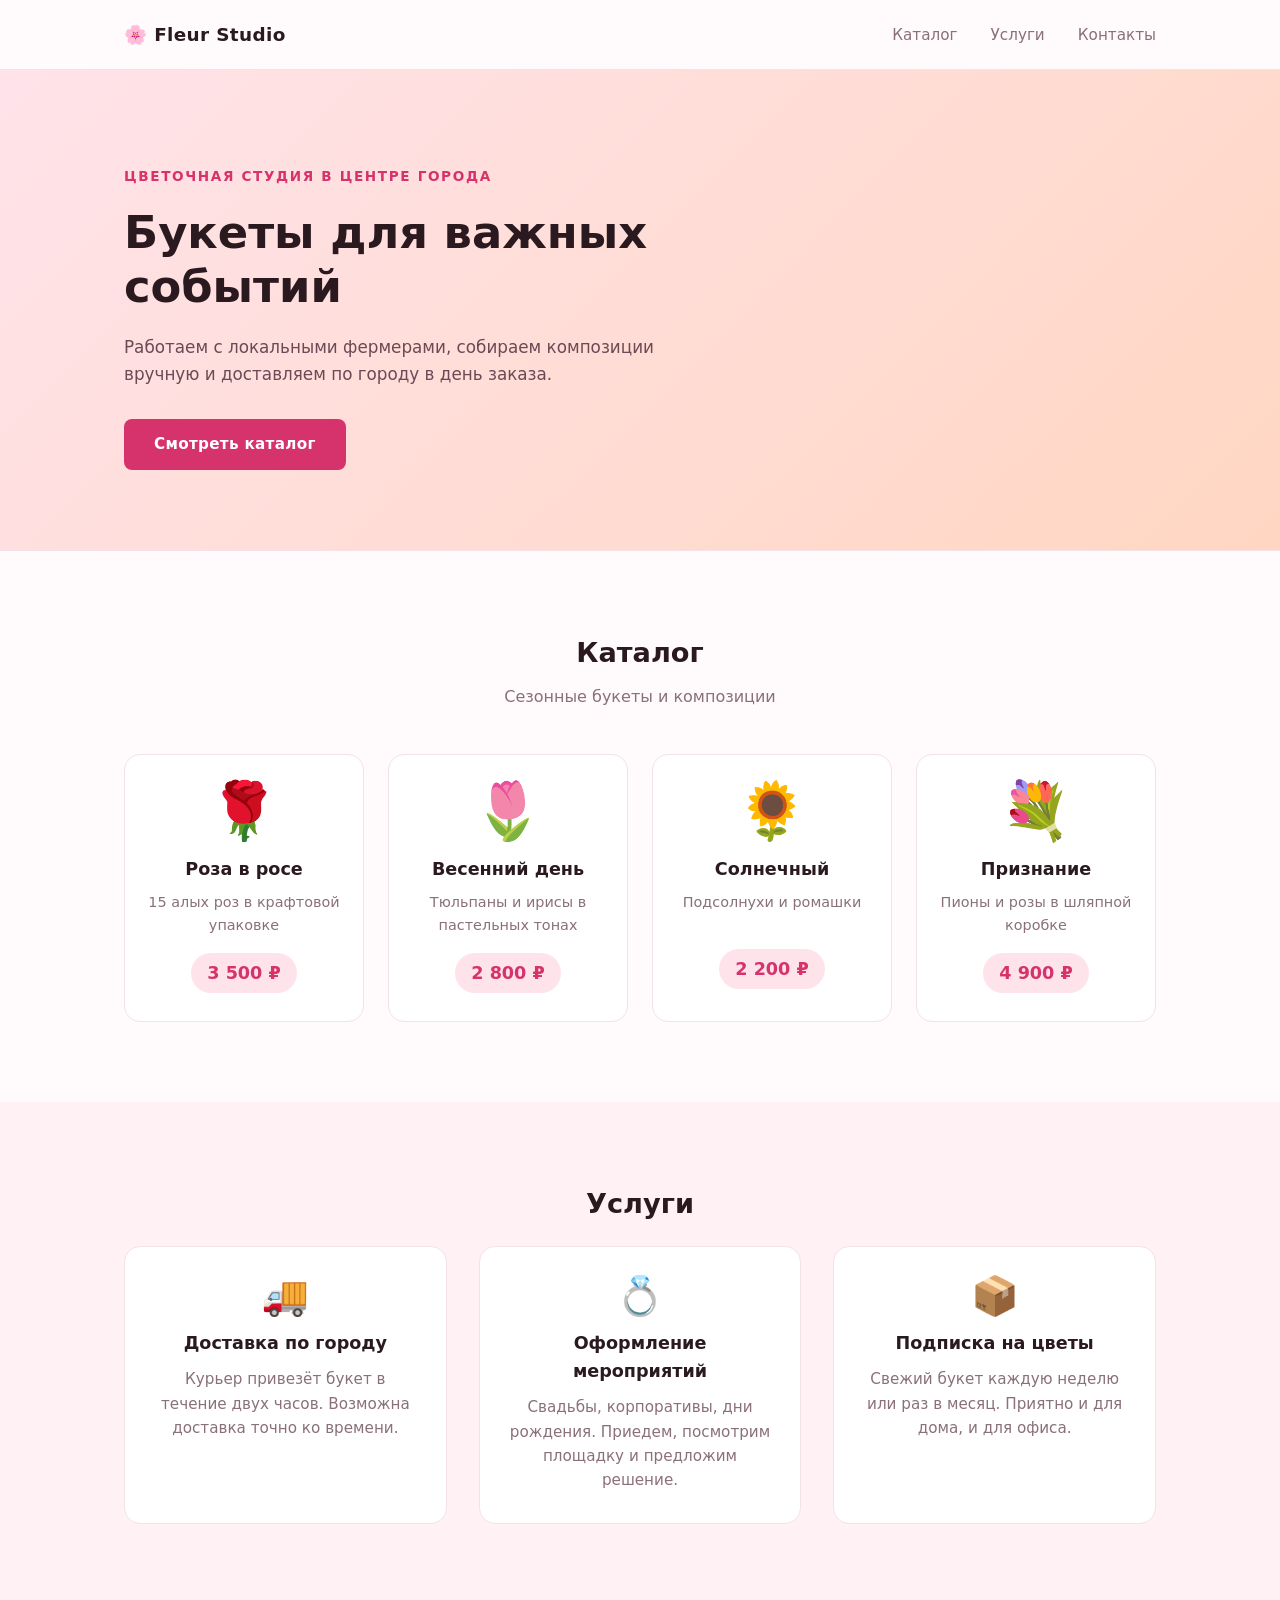
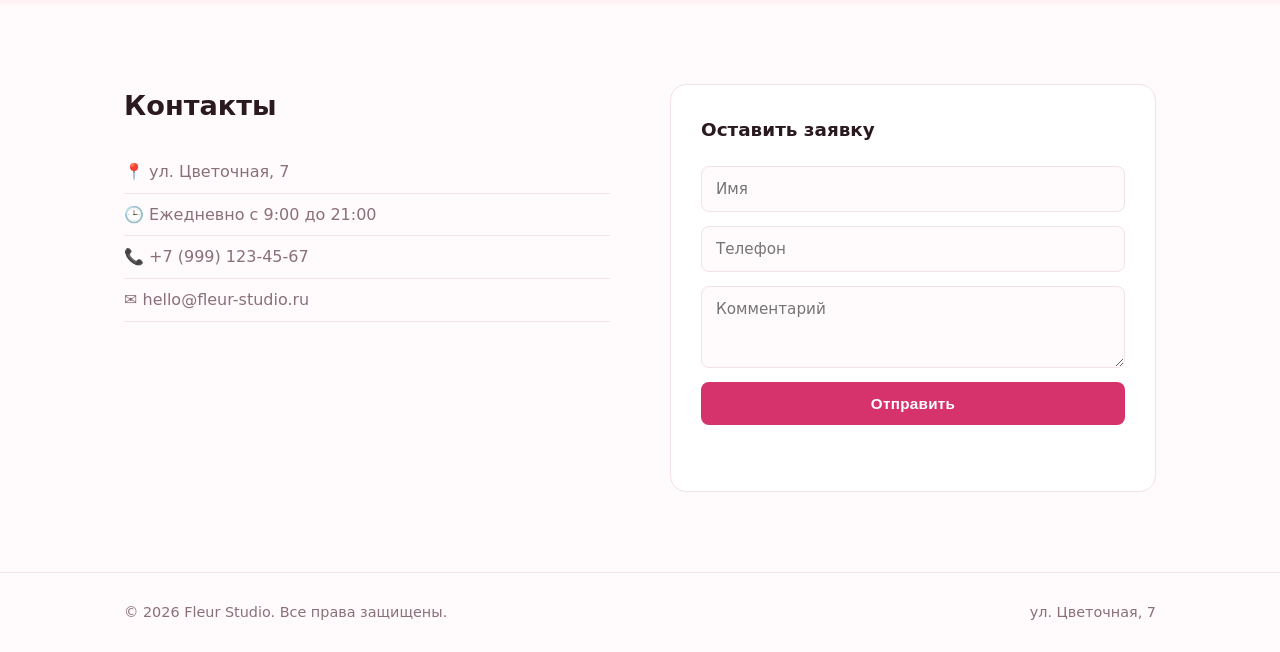
<file: index.html>
<!DOCTYPE html>
<html lang="ru">
<head>
    <meta charset="UTF-8">
    <meta name="viewport" content="width=device-width, initial-scale=1.0">
    <title>Fleur Studio — Цветочная студия</title>
    <link rel="icon" href="data:,">
    <link rel="stylesheet" href="style.css">
</head>
<body>

    <header class="header">
        <div class="container header__inner">
            <a href="#" class="logo">🌸 Fleur Studio</a>
            <nav class="nav">
                <a href="#catalog">Каталог</a>
                <a href="#services">Услуги</a>
                <a href="#contact">Контакты</a>
            </nav>
        </div>
    </header>

    <section class="hero">
        <div class="container">
            <p class="hero__eyebrow">Цветочная студия в центре города</p>
            <h1 class="hero__title">Букеты для важных событий</h1>
            <p class="hero__text">
                Работаем с локальными фермерами, собираем композиции вручную
                и доставляем по городу в день заказа.
            </p>
            <a href="#catalog" class="btn">Смотреть каталог</a>
        </div>
    </section>

    <section id="catalog" class="section">
        <div class="container">
            <h2 class="section__title">Каталог</h2>
            <p class="section__subtitle">Сезонные букеты и композиции</p>

            <div class="grid">
                <article class="card">
                    <div class="card__emoji">🌹</div>
                    <h3>Роза в росе</h3>
                    <p>15 алых роз в крафтовой упаковке</p>
                    <span class="card__price">3 500 ₽</span>
                </article>

                <article class="card">
                    <div class="card__emoji">🌷</div>
                    <h3>Весенний день</h3>
                    <p>Тюльпаны и ирисы в пастельных тонах</p>
                    <span class="card__price">2 800 ₽</span>
                </article>

                <article class="card">
                    <div class="card__emoji">🌻</div>
                    <h3>Солнечный</h3>
                    <p>Подсолнухи и ромашки</p>
                    <span class="card__price">2 200 ₽</span>
                </article>

                <article class="card">
                    <div class="card__emoji">💐</div>
                    <h3>Признание</h3>
                    <p>Пионы и розы в шляпной коробке</p>
                    <span class="card__price">4 900 ₽</span>
                </article>
            </div>
        </div>
    </section>

    <section id="services" class="section section--soft">
        <div class="container">
            <h2 class="section__title">Услуги</h2>
            <div class="services">
                <div class="service">
                    <div class="service__icon">🚚</div>
                    <h3>Доставка по городу</h3>
                    <p>Курьер привезёт букет в течение двух часов. Возможна доставка точно ко времени.</p>
                </div>
                <div class="service">
                    <div class="service__icon">💍</div>
                    <h3>Оформление мероприятий</h3>
                    <p>Свадьбы, корпоративы, дни рождения. Приедем, посмотрим площадку и предложим решение.</p>
                </div>
                <div class="service">
                    <div class="service__icon">📦</div>
                    <h3>Подписка на цветы</h3>
                    <p>Свежий букет каждую неделю или раз в месяц. Приятно и для дома, и для офиса.</p>
                </div>
            </div>
        </div>
    </section>

    <section id="contact" class="section">
        <div class="container contact">
            <div class="contact__info">
                <h2 class="section__title section__title--left">Контакты</h2>
                <p>📍 ул. Цветочная, 7</p>
                <p>🕒 Ежедневно с 9:00 до 21:00</p>
                <p>📞 +7 (999) 123-45-67</p>
                <p>✉️ hello@fleur-studio.ru</p>
            </div>

            <form id="orderForm" class="form">
                <h3>Оставить заявку</h3>
                <input type="text" id="name" placeholder="Имя" required>
                <input type="tel" id="phone" placeholder="Телефон" required>
                <textarea id="comment" placeholder="Комментарий" rows="3"></textarea>
                <button type="submit" class="btn">Отправить</button>
                <p id="formMessage" class="form__message"></p>
            </form>
        </div>
    </section>

    <footer class="footer">
        <div class="container footer__inner">
            <p>© <span id="year"></span> Fleur Studio. Все права защищены.</p>
            <p>ул. Цветочная, 7</p>
        </div>
    </footer>

    <script src="script.js"></script>
</body>
</html>
</file>
<file: style.css>
* {
    margin: 0;
    padding: 0;
    box-sizing: border-box;
}

:root {
    --bg: #fffafb;
    --bg-soft: #fff1f4;
    --bg-card: #ffffff;
    --text: #2a1a20;
    --muted: #8a7079;
    --border: #f3e2e8;
    --accent: #d6336c;
    --accent-hover: #b02a5b;
    --accent-soft: #ffe3ea;
    --peach: #ffd6c2;
}

body {
    font-family: system-ui, -apple-system, "Segoe UI", Roboto, sans-serif;
    background: var(--bg);
    color: var(--text);
    line-height: 1.6;
    font-size: 16px;
}

.container {
    max-width: 1080px;
    margin: 0 auto;
    padding: 0 24px;
}

/* Шапка */
.header {
    border-bottom: 1px solid var(--border);
    padding: 20px 0;
    background: var(--bg);
    position: sticky;
    top: 0;
    z-index: 10;
}

.header__inner {
    display: flex;
    align-items: center;
    justify-content: space-between;
    gap: 24px;
}

.logo {
    font-size: 1.15rem;
    font-weight: 700;
    letter-spacing: 0.02em;
    color: var(--text);
    text-decoration: none;
}

.nav a {
    color: var(--muted);
    text-decoration: none;
    margin-left: 28px;
    font-size: 0.95rem;
    transition: color 0.2s;
}

.nav a:hover { color: var(--accent); }

/* Hero */
.hero {
    padding: 96px 0 80px;
    background: linear-gradient(135deg, var(--accent-soft) 0%, var(--peach) 100%);
    border-bottom: 1px solid var(--border);
}

.hero__eyebrow {
    font-size: 0.85rem;
    letter-spacing: 0.12em;
    text-transform: uppercase;
    color: var(--accent);
    margin-bottom: 18px;
    font-weight: 600;
}

.hero__title {
    font-size: clamp(1.9rem, 4vw, 2.8rem);
    font-weight: 700;
    line-height: 1.2;
    max-width: 700px;
    margin-bottom: 20px;
}

.hero__text {
    color: #6a4a55;
    font-size: 1.05rem;
    max-width: 560px;
    margin-bottom: 32px;
}

/* Кнопка */
.btn {
    display: inline-block;
    background: var(--accent);
    color: #fff;
    padding: 13px 30px;
    border: none;
    border-radius: 8px;
    font-size: 0.95rem;
    font-weight: 600;
    letter-spacing: 0.02em;
    text-decoration: none;
    cursor: pointer;
    transition: background 0.2s, transform 0.15s, box-shadow 0.2s;
}

.btn:hover {
    background: var(--accent-hover);
    transform: translateY(-2px);
    box-shadow: 0 8px 20px rgba(214, 51, 108, 0.3);
}

/* Секции */
.section {
    padding: 80px 0;
}

.section--soft {
    background: var(--bg-soft);
}

.section__title {
    font-size: 1.7rem;
    font-weight: 700;
    text-align: center;
    margin-bottom: 10px;
}

.section__title--left {
    text-align: left;
    margin-bottom: 24px;
}

.section__subtitle {
    text-align: center;
    color: var(--muted);
    margin-bottom: 44px;
}

/* Каталог */
.grid {
    display: grid;
    grid-template-columns: repeat(auto-fit, minmax(230px, 1fr));
    gap: 24px;
}

.card {
    background: var(--bg-card);
    border: 1px solid var(--border);
    border-radius: 16px;
    padding: 28px 22px;
    text-align: center;
    transition: transform 0.2s, box-shadow 0.2s;
}

.card:hover {
    transform: translateY(-4px);
    box-shadow: 0 12px 30px rgba(214, 51, 108, 0.12);
}

.card__emoji {
    font-size: 3.5rem;
    line-height: 1;
    margin-bottom: 16px;
}

.card h3 {
    font-size: 1.1rem;
    font-weight: 600;
    margin-bottom: 8px;
}

.card p {
    color: var(--muted);
    font-size: 0.9rem;
    margin-bottom: 16px;
    min-height: 42px;
}

.card__price {
    display: inline-block;
    font-weight: 700;
    color: var(--accent);
    font-size: 1.1rem;
    padding: 6px 16px;
    background: var(--accent-soft);
    border-radius: 999px;
}

/* Услуги */
.services {
    display: grid;
    grid-template-columns: repeat(auto-fit, minmax(260px, 1fr));
    gap: 32px;
    margin-top: 20px;
}

.service {
    background: var(--bg-card);
    border: 1px solid var(--border);
    border-radius: 16px;
    padding: 30px 26px;
    text-align: center;
}

.service__icon {
    font-size: 2.4rem;
    margin-bottom: 14px;
    line-height: 1;
}

.service h3 {
    font-size: 1.1rem;
    font-weight: 600;
    margin-bottom: 10px;
}

.service p {
    color: var(--muted);
    font-size: 0.95rem;
}

/* Контакты */
.contact {
    display: grid;
    grid-template-columns: 1fr 1fr;
    gap: 60px;
    align-items: start;
}

.contact__info p {
    color: var(--muted);
    padding: 8px 0;
    font-size: 1rem;
    border-bottom: 1px solid var(--border);
}

/* Форма */
.form {
    display: flex;
    flex-direction: column;
    gap: 14px;
    background: var(--bg-card);
    border: 1px solid var(--border);
    border-radius: 16px;
    padding: 30px;
}

.form h3 {
    font-size: 1.15rem;
    font-weight: 600;
    margin-bottom: 8px;
}

.form input,
.form textarea {
    padding: 13px 14px;
    border: 1px solid var(--border);
    border-radius: 8px;
    background: var(--bg);
    color: var(--text);
    font-size: 0.95rem;
    font-family: inherit;
    resize: vertical;
}

.form input:focus,
.form textarea:focus {
    outline: none;
    border-color: var(--accent);
    background: var(--bg);
}

.form__message {
    color: var(--accent);
    font-size: 0.9rem;
    min-height: 22px;
    font-weight: 500;
}

/* Футер */
.footer {
    border-top: 1px solid var(--border);
    padding: 28px 0;
    color: var(--muted);
    font-size: 0.9rem;
    background: var(--bg);
}

.footer__inner {
    display: flex;
    justify-content: space-between;
    flex-wrap: wrap;
    gap: 12px;
}

/* Адаптив */
@media (max-width: 780px) {
    .nav { display: none; }
    .hero { padding: 64px 0 56px; }
    .contact {
        grid-template-columns: 1fr;
        gap: 40px;
    }
    .footer__inner {
        justify-content: flex-start;
        flex-direction: column;
    }
}
</file>
